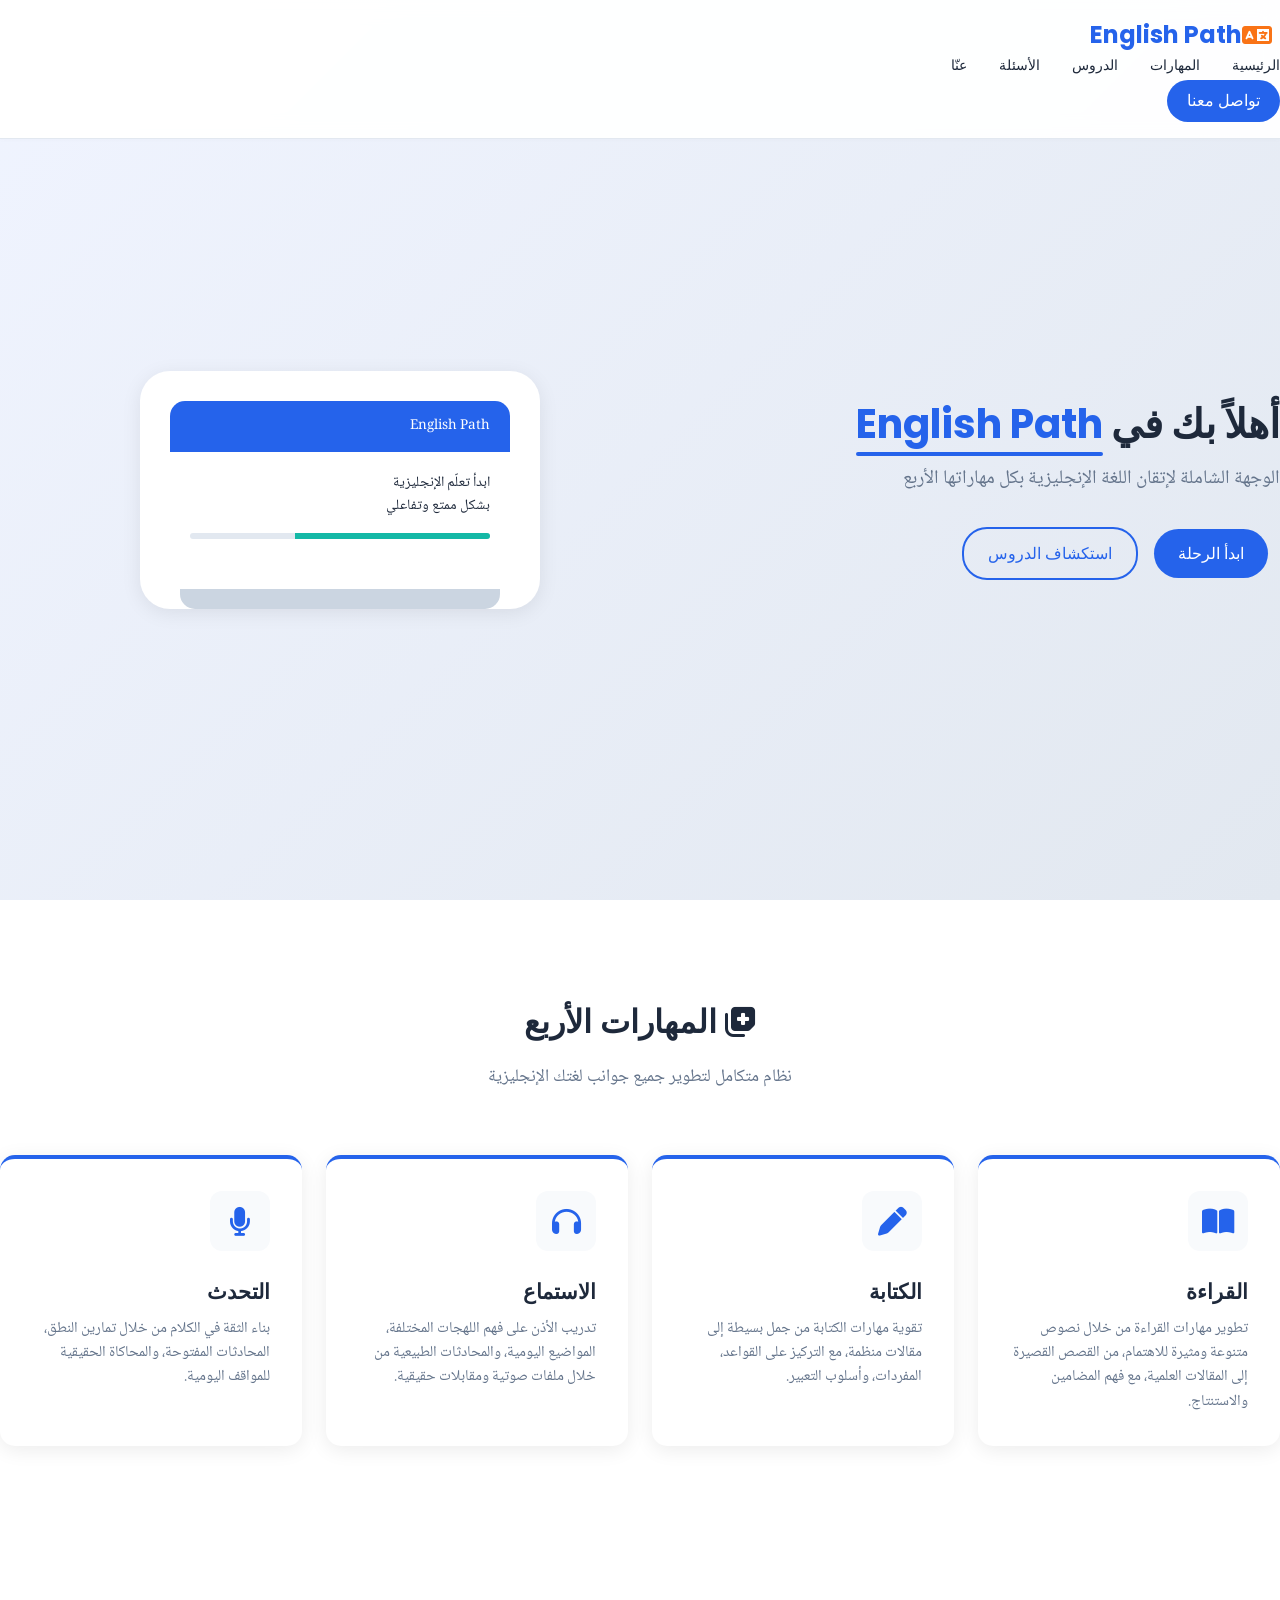
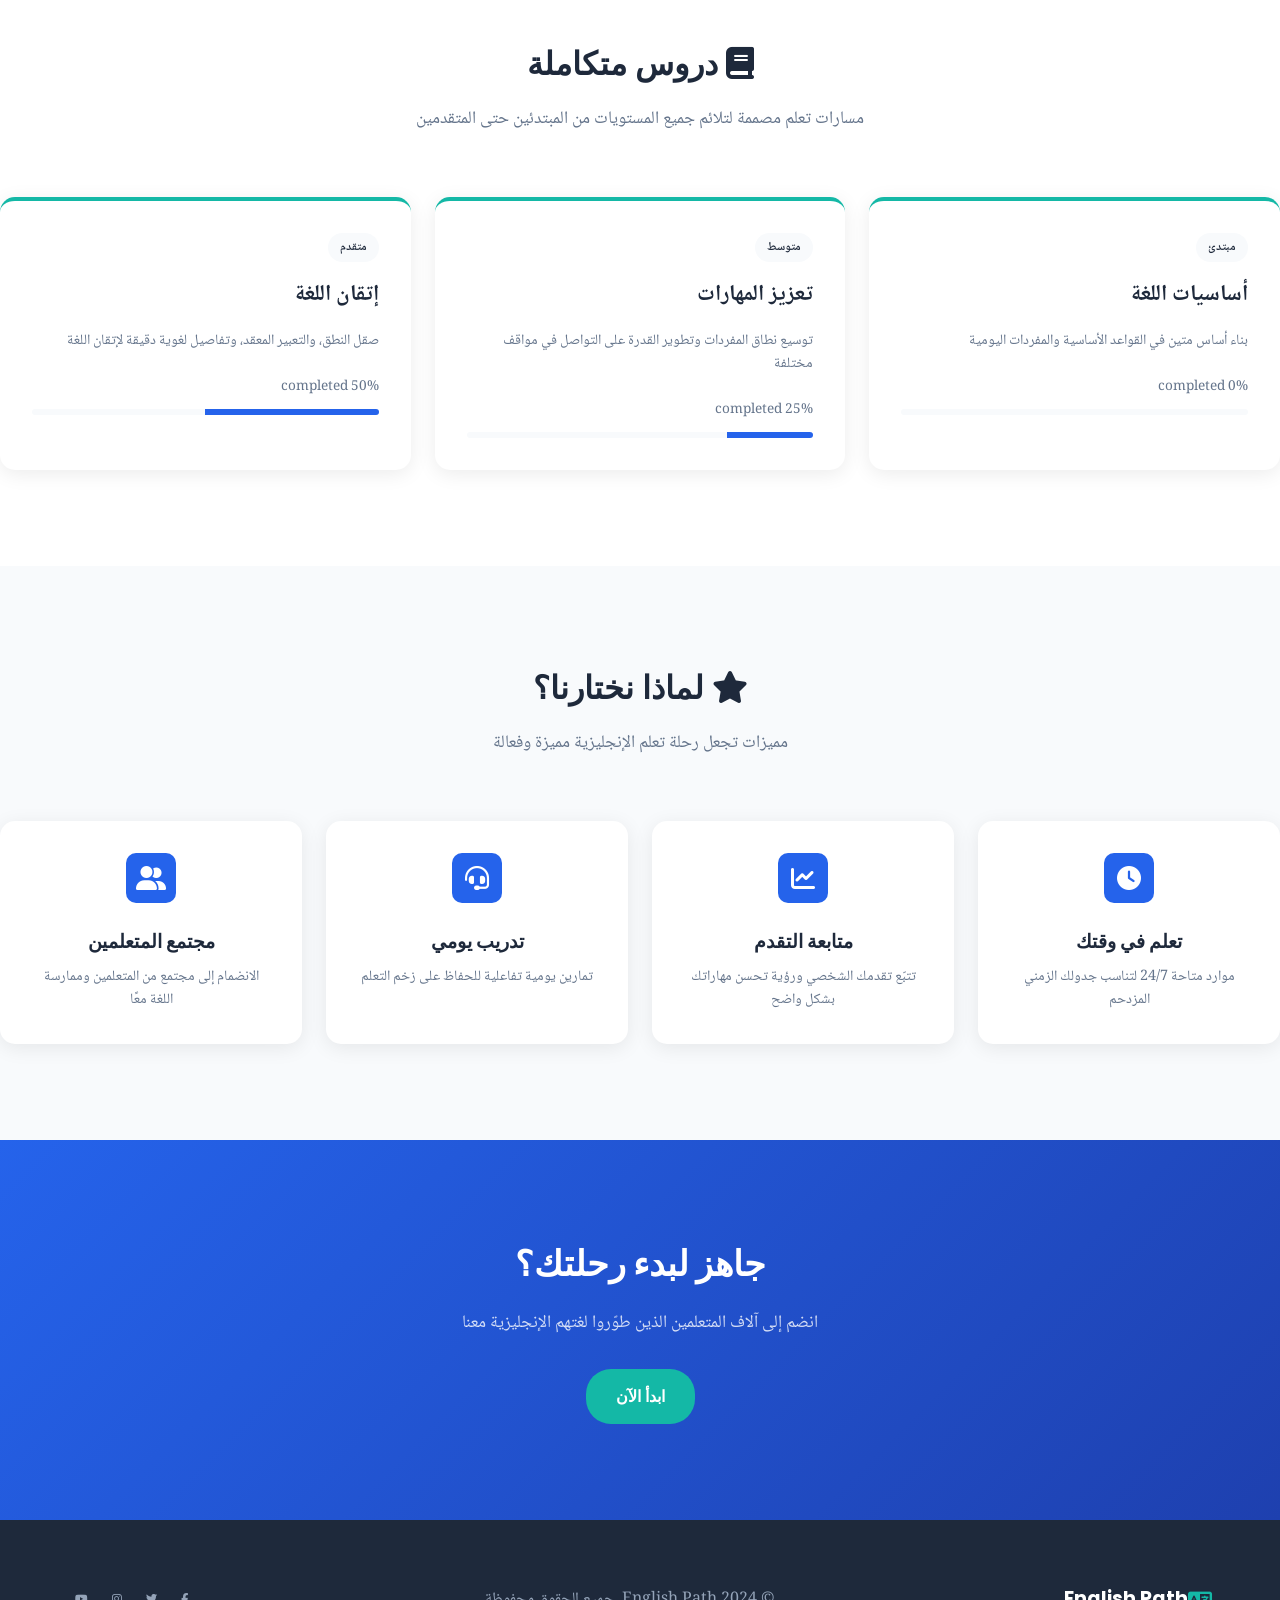
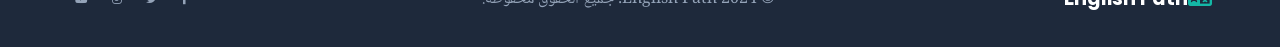
<file: index.html>
<!DOCTYPE html>
<html lang="ar" dir="rtl">
<head>
  <meta charset="UTF-8">
  <meta name="viewport" content="width=device-width, initial-scale=1.0">
  <title>تعلم اللغة الإنجليزية - رحلة إتقان اللغات</title>
  <link href="https://fonts.googleapis.com/css2?family=Poppins:wght@300;400;500;600;700&family=Noto+Naskh+Arabic:wght@400;700&display=swap" rel="stylesheet">
  <link rel="stylesheet" href="style.css">
  <link rel="stylesheet" href="https://cdnjs.cloudflare.com/ajax/libs/font-awesome/6.4.0/css/all.min.css">
  <!-- PWA / installable app (added 2026-10-17) -->
  <link rel="manifest" href="manifest.json">
  <meta name="theme-color" content="#2563eb">
  <link rel="icon" type="image/png" sizes="32x32" href="icons/favicon-32.png">
  <link rel="apple-touch-icon" href="icons/apple-touch-icon.png">
  <meta name="mobile-web-app-capable" content="yes">
  <meta name="apple-mobile-web-app-capable" content="yes">
  <meta name="apple-mobile-web-app-title" content="English Path">
  <meta name="apple-mobile-web-app-status-bar-style" content="black-translucent">
</head>
<body>
  <!-- Navigation -->
  <nav class="navbar">
    <div class="logo">
      <i class="fas fa-language"></i>
      <span>English Path</span>
    </div>
    <ul class="nav-links">
      <li><a href="#home">الرئيسية</a></li>
      <li><a href="#skills">المهارات</a></li>
      <li><a href="#lessons">الدروس</a></li>
      <li><a href="questions.html">الأسئلة</a></li>
      <li><a href="#about">عنّا</a></li>
    </ul>
    <div class="btn-contact">تواصل معنا</div>
  </nav>

  <!-- Hero Section -->
  <header class="hero" id="home">
    <div class="hero-content">
      <h1>أهلاً بك في <span class="highlight">English Path</span></h1>
      <p>الوجهة الشاملة لإتقان اللغة الإنجليزية بكل مهاراتها الأربع</p>
      <div class="hero-buttons">
        <a href="#skills" class="btn-start">ابدأ الرحلة</a>
        <a href="#lessons" class="btn-explore">استكشاف الدروس</a>
      </div>
    </div>
    <div class="hero-image">
      <div class="mockup-phone">
        <div class="screen">
          <div class="app-container">
            <div class="app-header">
              <span>English Path</span>
            </div>
            <div class="app-body">
              <p>ابدأ تعلّم الإنجليزية<br>بشكل ممتع وتفاعلي</p>
              <div class="progress-bar">
                <div class="progress" style="width: 65%"></div>
              </div>
            </div>
          </div>
        </div>
        <div class="phone-base"></div>
      </div>
    </div>
  </header>

  <!-- Skills Section -->
  <section class="skills" id="skills">
    <div class="section-header">
      <h2><i class="fas fa-notes-medical"></i> المهارات الأربع</h2>
      <p>نظام متكامل لتطوير جميع جوانب لغتك الإنجليزية</p>
    </div>
    <div class="skills-grid">
      <div class="skill-card reading">
        <div class="skill-icon">
          <i class="fas fa-book-open"></i>
        </div>
        <h3>القراءة</h3>
        <p>تطوير مهارات القراءة من خلال نصوص متنوعة ومثيرة للاهتمام، من القصص القصيرة إلى المقالات العلمية، مع فهم المضامين والاستنتاج.</p>
      </div>
      <div class="skill-card writing">
        <div class="skill-icon">
          <i class="fas fa-pen"></i>
        </div>
        <h3>الكتابة</h3>
        <p>تقوية مهارات الكتابة من جمل بسيطة إلى مقالات منظمة، مع التركيز على القواعد، المفردات، وأسلوب التعبير.</p>
      </div>
      <div class="skill-card listening">
        <div class="skill-icon">
          <i class="fas fa-headphones"></i>
        </div>
        <h3>الاستماع</h3>
        <p>تدريب الأذن على فهم اللهجات المختلفة، المواضيع اليومية، والمحادثات الطبيعية من خلال ملفات صوتية ومقابلات حقيقية.</p>
      </div>
      <div class="skill-card speaking">
        <div class="skill-icon">
          <i class="fas fa-microphone"></i>
        </div>
        <h3>التحدث</h3>
        <p>بناء الثقة في الكلام من خلال تمارين النطق، المحادثات المفتوحة، والمحاكاة الحقيقية للمواقف اليومية.</p>
      </div>
    </div>
  </section>

  <!-- Integrated Lessons Section -->
  <section class="lessons" id="lessons">
    <div class="section-header">
      <h2><i class="fas fa-book"></i> دروس متكاملة</h2>
      <p>مسارات تعلم مصممة لتلائم جميع المستويات من المبتدئين حتى المتقدمين</p>
    </div>
    <div class="lessons-container">
      <div class="lesson-card basic">
        <div class="lesson-badge">مبتدئ</div>
        <h3>أساسيات اللغة</h3>
        <p>بناء أساس متين في القواعد الأساسية والمفردات اليومية</p>
        <div class="lesson-progress">
          <span>0% completed</span>
          <div class="progress-bar">
            <div class="progress" style="width: 0%"></div>
          </div>
        </div>
      </div>
      <div class="lesson-card intermediate">
        <div class="lesson-badge">متوسط</div>
        <h3>تعزيز المهارات</h3>
        <p>توسيع نطاق المفردات وتطوير القدرة على التواصل في مواقف مختلفة</p>
        <div class="lesson-progress">
          <span>25% completed</span>
          <div class="progress-bar">
            <div class="progress" style="width: 25%"></div>
          </div>
        </div>
      </div>
      <div class="lesson-card advanced">
        <div class="lesson-badge">متقدم</div>
        <h3>إتقان اللغة</h3>
        <p>صقل النطق، والتعبير المعقد، وتفاصيل لغوية دقيقة لإتقان اللغة</p>
        <div class="lesson-progress">
          <span>50% completed</span>
          <div class="progress-bar">
            <div class="progress" style="width: 50%"></div>
          </div>
        </div>
      </div>
    </div>
  </section>

  <!-- Features Section -->
  <section class="features">
    <div class="section-header">
      <h2><i class="fas fa-star"></i> لماذا نختارنا؟</h2>
      <p>مميزات تجعل رحلة تعلم الإنجليزية مميزة وفعالة</p>
    </div>
    <div class="features-grid">
      <div class="feature-card">
        <div class="feature-icon">
          <i class="fas fa-clock"></i>
        </div>
        <h3>تعلم في وقتك</h3>
        <p>موارد متاحة 24/7 لتناسب جدولك الزمني المزدحم</p>
      </div>
      <div class="feature-card">
        <div class="feature-icon">
          <i class="fas fa-chart-line"></i>
        </div>
        <h3>متابعة التقدم</h3>
        <p>تتبّع تقدمك الشخصي ورؤية تحسن مهاراتك بشكل واضح</p>
      </div>
      <div class="feature-card">
        <div class="feature-icon">
          <i class="fas fa-headset"></i>
        </div>
        <h3>تدريب يومي</h3>
        <p>تمارين يومية تفاعلية للحفاظ على زخم التعلم</p>
      </div>
      <div class="feature-card">
        <div class="feature-icon">
          <i class="fas fa-user-friends"></i>
        </div>
        <h3>مجتمع المتعلمين</h3>
        <p>الانضمام إلى مجتمع من المتعلمين وممارسة اللغة معًا</p>
      </div>
    </div>
  </section>

  <!-- CTA Section -->
  <section class="cta">
    <div class="cta-content">
      <h2>جاهز لبدء رحلتك؟</h2>
      <p>انضم إلى آلاف المتعلمين الذين طوّروا لغتهم الإنجليزية معنا</p>
      <a href="#lessons" class="btn-cta">ابدأ الآن</a>
    </div>
  </section>

  <!-- Footer -->
  <footer>
    <div class="footer-content">
      <div class="footer-logo">
        <i class="fas fa-language"></i>
        <span>English Path</span>
      </div>
      <p>&copy; 2024 English Path. جميع الحقوق محفوظة.</p>
      <div class="footer-links">
        <a href="#"><i class="fab fa-facebook-f"></i></a>
        <a href="#"><i class="fab fa-twitter"></i></a>
        <a href="#"><i class="fab fa-instagram"></i></a>
        <a href="#"><i class="fab fa-youtube"></i></a>
      </div>
    </div>
  </footer>

  <script src="script.js"></script>
  <script src="pwa.js" defer></script>
</body>
</html>
</file>
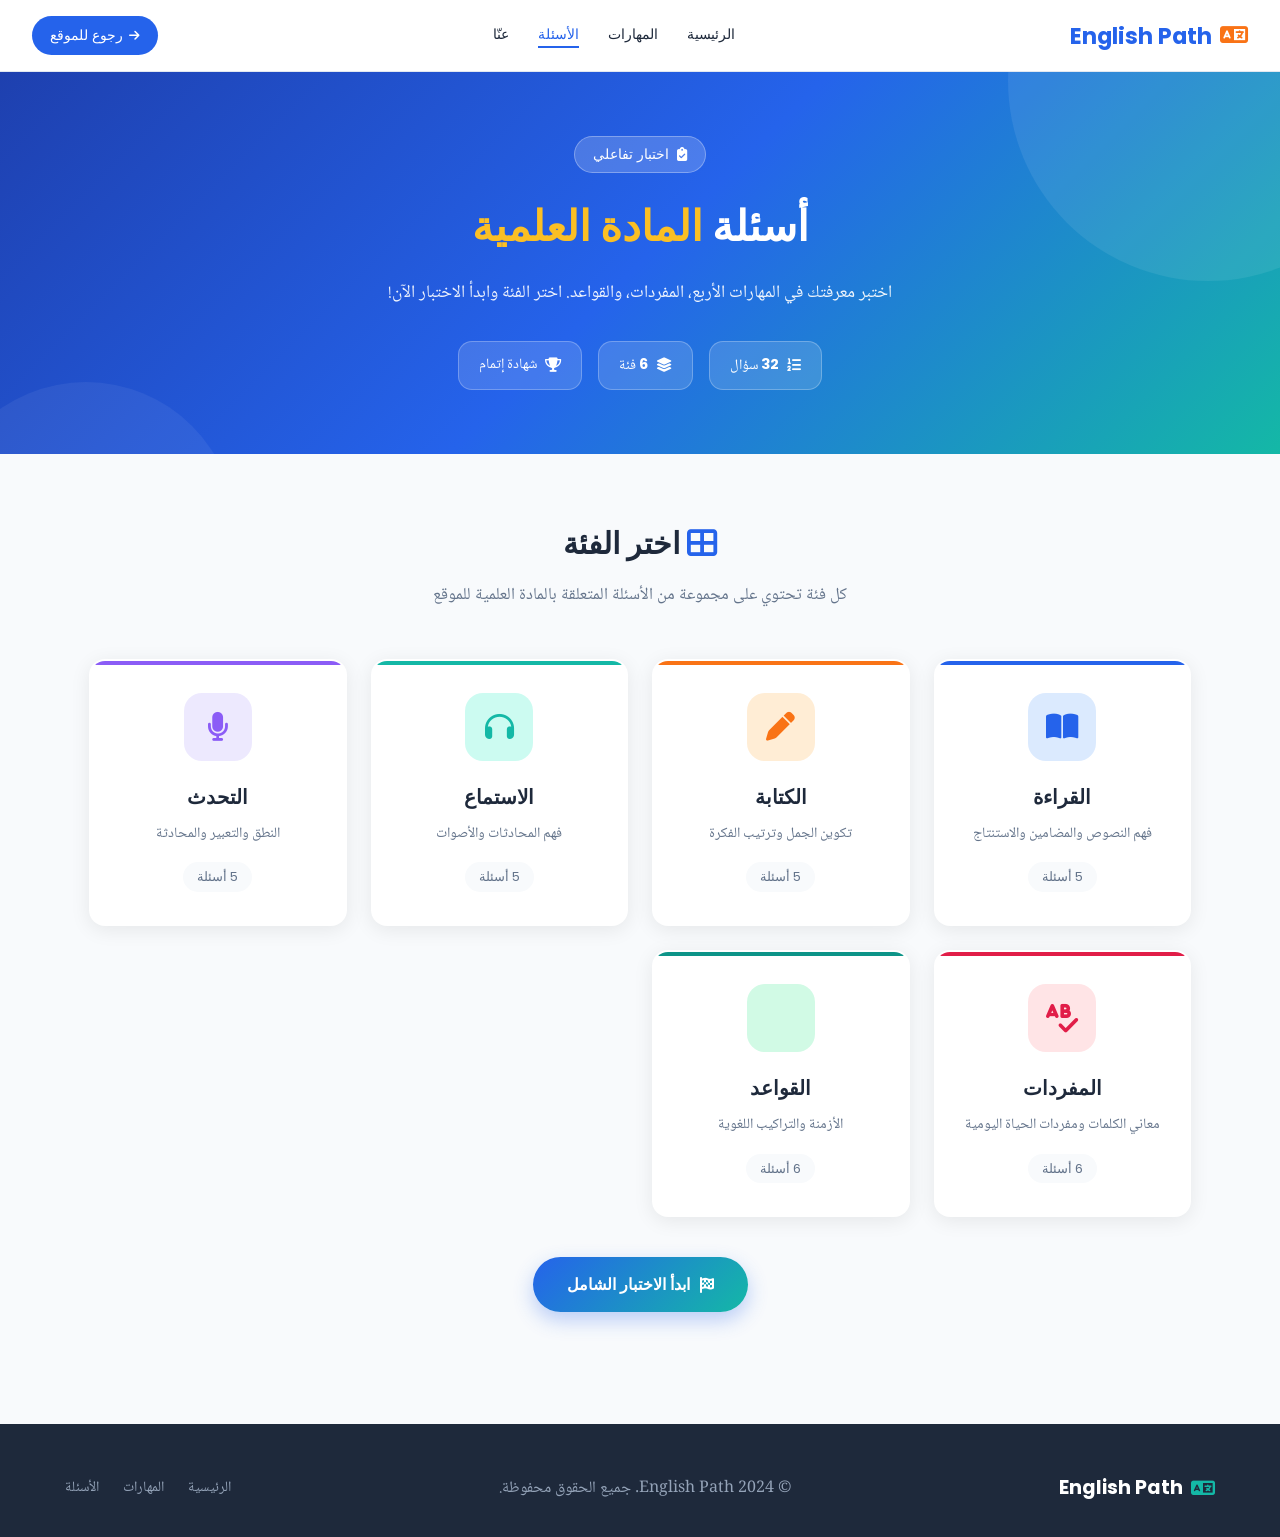
<file: questions.html>
<!DOCTYPE html>
<html lang="ar" dir="rtl">
<head>
  <meta charset="UTF-8">
  <meta name="viewport" content="width=device-width, initial-scale=1.0">
  <title>أسئلة المادة العلمية - English Path</title>
  <link href="https://fonts.googleapis.com/css2?family=Poppins:wght@300;400;500;600;700&family=Noto+Naskh+Arabic:wght@400;700&display=swap" rel="stylesheet">
  <link rel="stylesheet" href="https://cdnjs.cloudflare.com/ajax/libs/font-awesome/6.4.0/css/all.min.css">
  <link rel="stylesheet" href="questions.css">
  <!-- PWA / installable app (added 2026-10-17) -->
  <link rel="manifest" href="manifest.json">
  <meta name="theme-color" content="#2563eb">
  <link rel="icon" type="image/png" sizes="32x32" href="icons/favicon-32.png">
  <link rel="apple-touch-icon" href="icons/apple-touch-icon.png">
  <meta name="mobile-web-app-capable" content="yes">
  <meta name="apple-mobile-web-app-capable" content="yes">
  <meta name="apple-mobile-web-app-title" content="English Path">
  <meta name="apple-mobile-web-app-status-bar-style" content="black-translucent">
</head>
<body>
  <!-- Navigation -->
  <nav class="navbar">
    <div class="logo">
      <i class="fas fa-language"></i>
      <span>English Path</span>
    </div>
    <ul class="nav-links">
      <li><a href="index.html">الرئيسية</a></li>
      <li><a href="index.html#skills">المهارات</a></li>
      <li><a href="questions.html" class="active">الأسئلة</a></li>
      <li><a href="index.html#about">عنّا</a></li>
    </ul>
    <a href="index.html" class="btn-back"><i class="fas fa-arrow-right"></i> رجوع للموقع</a>
  </nav>

  <!-- Page Header -->
  <header class="quiz-hero">
    <div class="quiz-hero-content">
      <span class="hero-badge"><i class="fas fa-clipboard-check"></i> اختبار تفاعلي</span>
      <h1>أسئلة <span class="highlight">المادة العلمية</span></h1>
      <p>اختبر معرفتك في المهارات الأربع، المفردات، والقواعد. اختر الفئة وابدأ الاختبار الآن!</p>
      <div class="hero-stats">
        <div class="stat">
          <i class="fas fa-list-ol"></i>
          <span><strong id="totalQuestionsHeader">0</strong> سؤال</span>
        </div>
        <div class="stat">
          <i class="fas fa-layer-group"></i>
          <span><strong id="totalCategoriesHeader">0</strong> فئة</span>
        </div>
        <div class="stat">
          <i class="fas fa-trophy"></i>
          <span>شهادة إتمام</span>
        </div>
      </div>
    </div>
  </header>

  <!-- Category Selection -->
  <section class="category-section" id="categorySection">
    <div class="section-header">
      <h2><i class="fas fa-th-large"></i> اختر الفئة</h2>
      <p>كل فئة تحتوي على مجموعة من الأسئلة المتعلقة بالمادة العلمية للموقع</p>
    </div>
    <div class="categories-grid" id="categoriesGrid">
      <!-- Categories will be generated by JavaScript -->
    </div>
    <div class="category-actions">
      <button class="btn-all" id="startAllBtn">
        <i class="fas fa-flag-checkered"></i> ابدأ الاختبار الشامل
      </button>
    </div>
  </section>

  <!-- Quiz Section -->
  <section class="quiz-section" id="quizSection" style="display: none;">
    <div class="quiz-container">
      <!-- Quiz Header -->
      <div class="quiz-header">
        <div class="quiz-info">
          <span class="category-tag" id="currentCategory"><i class="fas fa-book"></i> القراءة</span>
          <span class="question-counter">السؤال <strong id="currentQuestionNum">1</strong> من <strong id="totalQuestionsNum">1</strong></span>
        </div>
        <div class="quiz-progress-wrap">
          <div class="quiz-progress">
            <div class="quiz-progress-bar" id="quizProgressBar"></div>
          </div>
          <span class="score-live"><i class="fas fa-star"></i> <span id="liveScore">0</span></span>
        </div>
      </div>

      <!-- Question Card -->
      <div class="question-card">
        <h3 class="question-text" id="questionText"></h3>
        <div class="answers" id="answersContainer"></div>
      </div>

      <!-- Navigation Buttons -->
      <div class="quiz-nav">
        <button class="btn-prev" id="prevBtn" disabled><i class="fas fa-chevron-right"></i> السابق</button>
        <button class="btn-next" id="nextBtn">التالي <i class="fas fa-chevron-left"></i></button>
      </div>
    </div>
  </section>

  <!-- Results Section -->
  <section class="results-section" id="resultsSection" style="display: none;">
    <div class="results-card">
      <div class="results-icon" id="resultsIcon">
        <i class="fas fa-trophy"></i>
      </div>
      <h2 id="resultsTitle">أحسنت!</h2>
      <p id="resultsMessage"></p>
      <div class="results-score">
        <div class="score-circle">
          <span id="resultsPercent">0</span><small>%</small>
        </div>
        <div class="score-details">
          <p><i class="fas fa-check-circle"></i> إجابات صحيحة: <strong id="correctCount">0</strong></p>
          <p><i class="fas fa-times-circle"></i> إجابات خاطئة: <strong id="wrongCount">0</strong></p>
          <p><i class="fas fa-list"></i> المجموع: <strong id="totalCount">0</strong></p>
        </div>
      </div>
      <div class="results-actions">
        <button class="btn-retry" id="retryBtn"><i class="fas fa-redo"></i> إعادة المحاولة</button>
        <button class="btn-home" id="homeBtn"><i class="fas fa-home"></i> كل الفئات</button>
      </div>
    </div>
  </section>

  <!-- Review Section -->
  <section class="review-section" id="reviewSection" style="display: none;">
    <div class="section-header">
      <h2><i class="fas fa-search"></i> مراجعة الإجابات</h2>
      <p>راجع إجاباتك وتعلّم من الأخطاء</p>
    </div>
    <div class="review-list" id="reviewList"></div>
  </section>

  <!-- Footer -->
  <footer>
    <div class="footer-content">
      <div class="footer-logo">
        <i class="fas fa-language"></i>
        <span>English Path</span>
      </div>
      <p>&copy; 2024 English Path. جميع الحقوق محفوظة.</p>
      <div class="footer-links">
        <a href="index.html">الرئيسية</a>
        <a href="index.html#skills">المهارات</a>
        <a href="questions.html">الأسئلة</a>
      </div>
    </div>
  </footer>

  <script src="questions.js"></script>
  <script src="pwa.js" defer></script>
</body>
</html>
</file>
<file: style.css>
:root {
  --primary-color: #2563eb;
  --primary-dark: #1e40af;
  --secondary-color: #14b8a6;
  --accent-color: #f97316;
  --text-color: #1e293b;
  --text-light: #64748b;
  --bg-light: #f8fafc;
  --white: #ffffff;
  --card-bg: #ffffff;
  --shadow: 0 4px 20px rgba(0, 0, 0, 0.08);
  --transition: 0.3s ease;
}

* {
  margin: 0;
  padding: 0;
  box-sizing: border-box;
}

html {
  scroll-behavior: smooth;
}

body {
  font-family: 'Noto Naskh Arabic', sans-serif;
  direction: rtl;
  color: var(--text-color);
  background-color: var(--bg-light);
  line-height: 1.6;
}

a {
  text-decoration: none;
  color: inherit;
}

ul {
  list-style: none;
}

img {
  max-width: 100%;
  height: auto;
}

.container {
  max-width: 1200px;
  margin: 0 auto;
  padding: 0 20px;
}

/* Navigation */
.navbar {
  position: fixed;
  top: 0;
  width: 100%;
  background: rgba(255, 255, 255, 0.95);
  backdrop-filter: blur(10px);
  z-index: 1000;
  padding: 1rem 0;
  border-bottom: 1px solid #e2e8f0;
}

.navbar .container {
  display: flex;
  justify-content: space-between;
  align-items: center;
}

.logo {
  display: flex;
  align-items: center;
  font-family: 'Poppins', sans-serif;
  font-size: 1.5rem;
  font-weight: 700;
  color: var(--primary-color);
}

.logo i {
  margin-right: 8px;
  color: var(--accent-color);
}

.nav-links {
  display: flex;
  gap: 2rem;
}

.nav-links a {
  font-family: 'Poppins', sans-serif;
  font-size: 0.9rem;
  font-weight: 500;
  color: var(--text-color);
  transition: var(--transition);
  position: relative;
}

.nav-links a::after {
  content: '';
  position: absolute;
  bottom: -4px;
  left: 0;
  width: 0;
  height: 2px;
  background: var(--primary-color);
  transition: var(--transition);
}

.nav-links a:hover::after {
  width: 100%;
}

.btn-contact {
  display: inline-block;
  padding: 8px 20px;
  background: var(--primary-color);
  color: var(--white);
  border-radius: 25px;
  font-family: 'Poppins', sans-serif;
  font-weight: 500;
  transition: var(--transition);
}

.btn-contact:hover {
  background: var(--primary-dark);
  transform: translateY(-2px);
}

/* Hero Section */
.hero {
  min-height: 100vh;
  display: flex;
  align-items: center;
  background: linear-gradient(135deg, #f0f4ff 0%, #e2e8f0 100%);
  padding-top: 80px;
}

.hero-content {
  flex: 1;
  max-width: 600px;
}

.hero-content h1 {
  font-family: 'Poppins', sans-serif;
  font-size: 2.5rem;
  font-weight: 700;
  line-height: 1.2;
  margin-bottom: 1rem;
  color: var(--text-color);
}

.hero-content h1 .highlight {
  color: var(--primary-color);
  position: relative;
  padding-bottom: 4px;
}

.hero-content h1 .highlight::after {
  content: '';
  position: absolute;
  bottom: 0;
  left: 0;
  width: 100%;
  height: 4px;
  background: var(--primary-color);
  border-radius: 2px;
}

.hero-content p {
  font-size: 1.2rem;
  color: var(--text-light);
  margin-bottom: 2rem;
}

.hero-buttons .btn-start,
.hero-buttons .btn-explore {
  display: inline-block;
  padding: 12px 24px;
  margin-right: 12px;
  border-radius: 25px;
  font-family: 'Poppins', sans-serif;
  font-weight: 500;
  transition: var(--transition);
}

.hero-buttons .btn-start {
  background: var(--primary-color);
  color: var(--white);
}

.hero-buttons .btn-start:hover {
  background: var(--primary-dark);
  transform: translateY(-2px);
  box-shadow: 0 4px 12px rgba(37, 99, 235, 0.3);
}

.hero-buttons .btn-explore {
  background: transparent;
  border: 2px solid var(--primary-color);
  color: var(--primary-color);
}

.hero-buttons .btn-explore:hover {
  background: var(--primary-color);
  color: var(--white);
}

/* Hero Image / Phone Mockup */
.hero-image {
  flex: 1;
  display: flex;
  justify-content: center;
  align-items: center;
}

.mockup-phone {
  background: var(--white);
  border-radius: 30px;
  box-shadow: var(--shadow);
  overflow: hidden;
  max-width: 400px;
  width: 100%;
  animation: float 3s ease-in-out infinite;
}

@keyframes float {
  0%, 100% { transform: translateY(0); }
  50% { transform: translateY(-20px); }
}

.screen {
  padding: 30px;
}

.app-header {
  background: var(--primary-color);
  color: var(--white);
  padding: 15px 20px;
  border-radius: 15px 15px 0 0;
  font-size: 0.85rem;
  display: flex;
  justify-content: space-between;
  align-items: center;
}

.app-body {
  padding: 20px;
}

.app-body p {
  margin-bottom: 15px;
  font-size: 0.9rem;
}

.progress-bar {
  height: 6px;
  background: #e2e8f0;
  border-radius: 3px;
  overflow: hidden;
  margin-top: 10px;
}

.progress-bar .progress {
  height: 100%;
  background: var(--secondary-color);
  width: 0;
  transition: width 0.5s ease;
}

.phone-base {
  background: #cbd5e1;
  height: 20px;
  width: 80%;
  margin: 0 auto;
  border-radius: 0 0 15px 15px;
}

/* Skills Section */
.skills {
  padding: 6rem 0;
  background: var(--white);
}

.section-header {
  text-align: center;
  margin-bottom: 4rem;
}

.section-header h2 {
  font-family: 'Poppins', sans-serif;
  font-size: 2rem;
  font-weight: 600;
  margin-bottom: 1rem;
  color: var(--text-color);
}

.section-header p {
  color: var(--text-light);
  font-size: 1.1rem;
  max-width: 600px;
  margin: 0 auto;
}

.skills-grid {
  display: grid;
  grid-template-columns: repeat(auto-fit, minmax(250px, 1fr));
  gap: 1.5rem;
}

.skill-card {
  background: var(--card-bg);
  padding: 2rem;
  border-radius: 15px;
  box-shadow: var(--shadow);
  transition: var(--transition);
  border-top: 4px solid var(--primary-color);
}

.skill-card:hover {
  transform: translateY(-10px);
  box-shadow: 0 12px 30px rgba(0, 0, 0, 0.1);
}

.skill-icon {
  width: 60px;
  height: 60px;
  background: var(--bg-light);
  border-radius: 12px;
  display: flex;
  justify-content: center;
  align-items: center;
  margin-bottom: 1.5rem;
  font-size: 1.8rem;
  color: var(--primary-color);
}

.skill-card h3 {
  font-family: 'Poppins', sans-serif;
  font-size: 1.3rem;
  margin-bottom: 0.5rem;
  color: var(--text-color);
}

.skill-card p {
  color: var(--text-light);
  font-size: 0.95rem;
}

/* Lessons Section */
.lessons {
  padding: 6rem 0;
  background-color: var(--white);
}

.lessons-container {
  display: grid;
  grid-template-columns: repeat(auto-fit, minmax(300px, 1fr));
  gap: 1.5rem;
  margin-top: 3rem;
}

.lesson-card {
  background: var(--card-bg);
  padding: 2rem;
  border-radius: 15px;
  box-shadow: var(--shadow);
  transition: var(--transition);
  border-top: 4px solid var(--secondary-color);
}

.lesson-card:hover {
  transform: translateY(-5px);
  box-shadow: 0 8px 20px rgba(0, 0, 0, 0.08);
}

.lesson-badge {
  display: inline-block;
  padding: 5px 12px;
  background: var(--bg-light);
  color: var(--text-color);
  border-radius: 20px;
  font-size: 0.75rem;
  font-weight: 600;
  margin-bottom: 1rem;
  text-transform: uppercase;
}

.lesson-card h3 {
  font-size: 1.4rem;
  margin-bottom: 1rem;
  color: var(--text-color);
}

.lesson-card p {
  color: var(--text-light);
  font-size: 0.9rem;
  margin-bottom: 1.5rem;
}

.lesson-progress {
  margin-top: 1rem;
}

.lesson-progress span {
  display: block;
  margin-bottom: 0.5rem;
  font-size: 0.85rem;
  color: var(--text-light);
}

.lesson-progress .progress-bar {
  height: 6px;
  background: var(--bg-light);
  border-radius: 3px;
  overflow: hidden;
}

.lesson-progress .progress {
  height: 100%;
  background: var(--primary-color);
  width: 0;
  transition: width 0.5s ease;
}

/* Features Section */
.features {
  padding: 6rem 0;
  background: var(--bg-light);
}

.features-grid {
  display: grid;
  grid-template-columns: repeat(auto-fit, minmax(250px, 1fr));
  gap: 1.5rem;
  margin-top: 3rem;
}

.feature-card {
  background: var(--white);
  padding: 2rem;
  border-radius: 15px;
  text-align: center;
  box-shadow: var(--shadow);
  transition: var(--transition);
}

.feature-card:hover {
  transform: translateY(-5px);
  box-shadow: 0 12px 25px rgba(0, 0, 0, 0.08);
}

.feature-icon {
  width: 50px;
  height: 50px;
  background: var(--primary-color);
  border-radius: 10px;
  display: flex;
  justify-content: center;
  align-items: center;
  margin: 0 auto 1.5rem;
  color: var(--white);
  font-size: 1.5rem;
}

.feature-card h3 {
  font-family: 'Poppins', sans-serif;
  font-size: 1.2rem;
  margin-bottom: 0.5rem;
  color: var(--text-color);
}

.feature-card p {
  color: var(--text-light);
  font-size: 0.9rem;
}

/* CTA Section */
.cta {
  padding: 6rem 0;
  text-align: center;
  background: linear-gradient(135deg, var(--primary-color), var(--primary-dark));
}

.cta-content h2 {
  font-family: 'Poppins', sans-serif;
  font-size: 2.2rem;
  color: var(--white);
  margin-bottom: 1rem;
}

.cta-content p {
  font-size: 1.1rem;
  color: rgba(255, 255, 255, 0.8);
  margin-bottom: 2rem;
}

.btn-cta {
  display: inline-block;
  padding: 15px 30px;
  background: var(--secondary-color);
  color: var(--white);
  border-radius: 25px;
  font-family: 'Poppins', sans-serif;
  font-weight: 600;
  font-size: 1rem;
  transition: var(--transition);
}

.btn-cta:hover {
  background: #0d9488;
  transform: translateY(-2px);
  box-shadow: 0 8px 16px rgba(20, 184, 166, 0.3);
}

/* Footer */
footer {
  background: var(--text-color);
  color: #94a3b8;
  padding: 4rem 0 2rem;
}

.footer-content {
  max-width: 1200px;
  margin: 0 auto;
  padding: 0 20px;
  display: flex;
  justify-content: space-between;
  align-items: center;
}

.footer-logo {
  display: flex;
  align-items: center;
  font-family: 'Poppins', sans-serif;
  font-size: 1.2rem;
  font-weight: 700;
  color: var(--white);
}

.footer-logo i {
  margin-right: 8px;
  color: var(--secondary-color);
}

.footer-links a {
  color: #94a3b8;
  font-size: 0.85rem;
  margin-left: 15px;
  transition: var(--transition);
}

.footer-links a:hover {
  color: var(--secondary-color);
}

.footer-links i {
  margin-right: 5px;
  font-size: 0.7rem;
}

/* Responsive */
@media (max-width: 768px) {
  .navbar .container {
    flex-direction: column;
    gap: 1rem;
  }
  
  .nav-links {
    margin-top: 10px;
    justify-content: center;
    gap: 1.5rem;
  }
  
  .hero {
    min-height: 600px;
    padding-top: 150px;
  }
  
  .hero-content h1 {
    font-size: 2rem;
  }
  
  .hero-buttons {
    flex-direction: column;
    align-items: center;
  }
  
  .hero-buttons .btn-start,
  .hero-buttons .btn-explore {
    margin: 8px 0;
    width: 100%;
    max-width: 200px;
  }
  
  .skills-grid,
  .lessons-container,
  .features-grid {
    grid-template-columns: 1fr;
  }
  
  .footer-content {
    flex-direction: column;
    gap: 2rem;
    text-align: center;
  }
}
</file>
<file: questions.css>
:root {
  --primary-color: #2563eb;
  --primary-dark: #1e40af;
  --primary-light: #dbeafe;
  --secondary-color: #14b8a6;
  --accent-color: #f97316;
  --text-color: #1e293b;
  --text-light: #64748b;
  --bg-light: #f8fafc;
  --white: #ffffff;
  --card-bg: #ffffff;
  --success: #16a34a;
  --danger: #dc2626;
  --shadow: 0 4px 20px rgba(0, 0, 0, 0.08);
  --shadow-lg: 0 12px 30px rgba(0, 0, 0, 0.12);
  --transition: 0.3s ease;
  --radius: 16px;
}

* {
  margin: 0;
  padding: 0;
  box-sizing: border-box;
}

html {
  scroll-behavior: smooth;
}

body {
  font-family: 'Noto Naskh Arabic', sans-serif;
  direction: rtl;
  color: var(--text-color);
  background-color: var(--bg-light);
  line-height: 1.7;
}

a {
  text-decoration: none;
  color: inherit;
}

ul {
  list-style: none;
}

/* Navigation */
.navbar {
  position: sticky;
  top: 0;
  width: 100%;
  background: rgba(255, 255, 255, 0.95);
  backdrop-filter: blur(10px);
  z-index: 1000;
  padding: 1rem 2rem;
  display: flex;
  justify-content: space-between;
  align-items: center;
  border-bottom: 1px solid #e2e8f0;
  gap: 1rem;
  flex-wrap: wrap;
}

.logo {
  display: flex;
  align-items: center;
  font-family: 'Poppins', sans-serif;
  font-size: 1.4rem;
  font-weight: 700;
  color: var(--primary-color);
}

.logo i {
  margin-left: 8px;
  color: var(--accent-color);
}

.nav-links {
  display: flex;
  gap: 1.8rem;
}

.nav-links a {
  font-family: 'Poppins', sans-serif;
  font-size: 0.9rem;
  font-weight: 500;
  color: var(--text-color);
  transition: var(--transition);
  position: relative;
  padding-bottom: 4px;
}

.nav-links a::after {
  content: '';
  position: absolute;
  bottom: 0;
  right: 0;
  width: 0;
  height: 2px;
  background: var(--primary-color);
  transition: var(--transition);
}

.nav-links a:hover::after,
.nav-links a.active::after {
  width: 100%;
}

.nav-links a.active {
  color: var(--primary-color);
}

.btn-back {
  display: inline-flex;
  align-items: center;
  gap: 6px;
  padding: 8px 18px;
  background: var(--primary-color);
  color: var(--white);
  border-radius: 25px;
  font-family: 'Poppins', sans-serif;
  font-size: 0.85rem;
  font-weight: 500;
  transition: var(--transition);
}

.btn-back:hover {
  background: var(--primary-dark);
  transform: translateY(-2px);
}

.btn-back i {
  font-size: 0.75rem;
}

/* Quiz Hero */
.quiz-hero {
  background: linear-gradient(135deg, #1e40af 0%, #2563eb 50%, #14b8a6 100%);
  color: var(--white);
  padding: 4rem 2rem;
  text-align: center;
  position: relative;
  overflow: hidden;
}

.quiz-hero::before {
  content: '';
  position: absolute;
  top: -50%;
  right: -10%;
  width: 400px;
  height: 400px;
  background: rgba(255, 255, 255, 0.08);
  border-radius: 50%;
}

.quiz-hero::after {
  content: '';
  position: absolute;
  bottom: -60%;
  left: -5%;
  width: 300px;
  height: 300px;
  background: rgba(255, 255, 255, 0.06);
  border-radius: 50%;
}

.quiz-hero-content {
  position: relative;
  z-index: 2;
  max-width: 750px;
  margin: 0 auto;
}

.hero-badge {
  display: inline-flex;
  align-items: center;
  gap: 8px;
  background: rgba(255, 255, 255, 0.18);
  border: 1px solid rgba(255, 255, 255, 0.3);
  padding: 6px 18px;
  border-radius: 30px;
  font-size: 0.85rem;
  margin-bottom: 1.2rem;
  font-family: 'Poppins', sans-serif;
}

.quiz-hero h1 {
  font-family: 'Poppins', sans-serif;
  font-size: 2.6rem;
  font-weight: 700;
  margin-bottom: 1rem;
}

.quiz-hero h1 .highlight {
  color: #fbbf24;
}

.quiz-hero p {
  font-size: 1.1rem;
  opacity: 0.92;
  margin-bottom: 2rem;
}

.hero-stats {
  display: flex;
  justify-content: center;
  gap: 1rem;
  flex-wrap: wrap;
}

.hero-stats .stat {
  display: flex;
  align-items: center;
  gap: 8px;
  background: rgba(255, 255, 255, 0.14);
  border: 1px solid rgba(255, 255, 255, 0.25);
  padding: 10px 20px;
  border-radius: 14px;
  font-size: 0.9rem;
}

.hero-stats .stat strong {
  font-family: 'Poppins', sans-serif;
}

/* Section header */
.section-header {
  text-align: center;
  margin-bottom: 3rem;
}

.section-header h2 {
  font-family: 'Poppins', sans-serif;
  font-size: 1.9rem;
  font-weight: 600;
  margin-bottom: 0.8rem;
  color: var(--text-color);
}

.section-header h2 i {
  color: var(--primary-color);
}

.section-header p {
  color: var(--text-light);
  font-size: 1.05rem;
  max-width: 620px;
  margin: 0 auto;
}

/* Category Section */
.category-section {
  max-width: 1150px;
  margin: 0 auto;
  padding: 4rem 1.5rem;
}

.categories-grid {
  display: grid;
  grid-template-columns: repeat(auto-fit, minmax(240px, 1fr));
  gap: 1.5rem;
}

.category-card {
  background: var(--card-bg);
  border-radius: var(--radius);
  padding: 2rem 1.5rem;
  box-shadow: var(--shadow);
  cursor: pointer;
  transition: var(--transition);
  border: 2px solid transparent;
  position: relative;
  overflow: hidden;
  text-align: center;
}

.category-card::before {
  content: '';
  position: absolute;
  top: 0;
  right: 0;
  left: 0;
  height: 4px;
  background: var(--cat-color, var(--primary-color));
}

.category-card:hover {
  transform: translateY(-8px);
  box-shadow: var(--shadow-lg);
  border-color: var(--cat-color, var(--primary-color));
}

.category-icon {
  width: 68px;
  height: 68px;
  border-radius: 18px;
  display: flex;
  align-items: center;
  justify-content: center;
  font-size: 1.8rem;
  margin: 0 auto 1.2rem;
  background: var(--cat-bg, var(--primary-light));
  color: var(--cat-color, var(--primary-color));
  transition: var(--transition);
}

.category-card:hover .category-icon {
  transform: scale(1.1) rotate(-5deg);
}

.category-card h3 {
  font-family: 'Poppins', sans-serif;
  font-size: 1.25rem;
  margin-bottom: 0.5rem;
}

.category-card p {
  color: var(--text-light);
  font-size: 0.9rem;
  margin-bottom: 1rem;
}

.category-count {
  display: inline-block;
  background: var(--bg-light);
  color: var(--text-light);
  padding: 4px 14px;
  border-radius: 20px;
  font-size: 0.8rem;
  font-family: 'Poppins', sans-serif;
}

.category-actions {
  text-align: center;
  margin-top: 2.5rem;
}

.btn-all {
  display: inline-flex;
  align-items: center;
  gap: 10px;
  padding: 15px 34px;
  background: linear-gradient(135deg, var(--primary-color), var(--secondary-color));
  color: var(--white);
  border: none;
  border-radius: 30px;
  font-family: 'Poppins', sans-serif;
  font-size: 1rem;
  font-weight: 600;
  cursor: pointer;
  transition: var(--transition);
  box-shadow: 0 8px 20px rgba(37, 99, 235, 0.3);
}

.btn-all:hover {
  transform: translateY(-3px);
  box-shadow: 0 12px 28px rgba(37, 99, 235, 0.4);
}

/* Quiz Section */
.quiz-section {
  max-width: 820px;
  margin: 0 auto;
  padding: 3rem 1.5rem;
}

.quiz-container {
  background: var(--card-bg);
  border-radius: var(--radius);
  box-shadow: var(--shadow-lg);
  padding: 2rem;
}

.quiz-header {
  margin-bottom: 2rem;
}

.quiz-info {
  display: flex;
  justify-content: space-between;
  align-items: center;
  flex-wrap: wrap;
  gap: 0.8rem;
  margin-bottom: 1rem;
}

.category-tag {
  display: inline-flex;
  align-items: center;
  gap: 8px;
  background: var(--primary-light);
  color: var(--primary-color);
  padding: 6px 16px;
  border-radius: 20px;
  font-size: 0.85rem;
  font-weight: 600;
  font-family: 'Poppins', sans-serif;
}

.question-counter {
  color: var(--text-light);
  font-size: 0.9rem;
}

.question-counter strong {
  color: var(--primary-color);
  font-family: 'Poppins', sans-serif;
}

.quiz-progress-wrap {
  display: flex;
  align-items: center;
  gap: 1rem;
}

.quiz-progress {
  flex: 1;
  height: 8px;
  background: #e2e8f0;
  border-radius: 5px;
  overflow: hidden;
}

.quiz-progress-bar {
  height: 100%;
  width: 0;
  background: linear-gradient(90deg, var(--primary-color), var(--secondary-color));
  border-radius: 5px;
  transition: width 0.4s ease;
}

.score-live {
  display: inline-flex;
  align-items: center;
  gap: 5px;
  color: var(--accent-color);
  font-weight: 700;
  font-family: 'Poppins', sans-serif;
  font-size: 0.95rem;
  white-space: nowrap;
}

/* Question Card */
.question-card {
  min-height: 260px;
}

.question-text {
  font-size: 1.3rem;
  font-weight: 600;
  margin-bottom: 1.8rem;
  line-height: 1.7;
  color: var(--text-color);
}

.question-text .en {
  font-family: 'Poppins', sans-serif;
  direction: ltr;
  display: inline-block;
  color: var(--primary-dark);
  background: var(--primary-light);
  padding: 2px 10px;
  border-radius: 8px;
  margin: 0 3px;
}

.answers {
  display: flex;
  flex-direction: column;
  gap: 0.9rem;
}

.answer-option {
  display: flex;
  align-items: center;
  gap: 14px;
  padding: 1rem 1.2rem;
  background: var(--bg-light);
  border: 2px solid #e2e8f0;
  border-radius: 14px;
  cursor: pointer;
  transition: var(--transition);
  font-size: 1rem;
  text-align: right;
  width: 100%;
  font-family: inherit;
  color: var(--text-color);
}

.answer-option:hover:not(.disabled) {
  border-color: var(--primary-color);
  background: #eff6ff;
  transform: translateX(-5px);
}

.answer-option .opt-letter {
  display: flex;
  align-items: center;
  justify-content: center;
  width: 34px;
  height: 34px;
  min-width: 34px;
  border-radius: 50%;
  background: var(--white);
  border: 2px solid #cbd5e1;
  font-family: 'Poppins', sans-serif;
  font-weight: 600;
  font-size: 0.9rem;
  color: var(--text-light);
  transition: var(--transition);
}

.answer-option .opt-text {
  flex: 1;
}

.answer-option .opt-text.en {
  font-family: 'Poppins', sans-serif;
  direction: ltr;
  text-align: left;
}

.answer-option.selected {
  border-color: var(--primary-color);
  background: #eff6ff;
}

.answer-option.selected .opt-letter {
  background: var(--primary-color);
  border-color: var(--primary-color);
  color: var(--white);
}

.answer-option.correct {
  border-color: var(--success);
  background: #f0fdf4;
}

.answer-option.correct .opt-letter {
  background: var(--success);
  border-color: var(--success);
  color: var(--white);
}

.answer-option.wrong {
  border-color: var(--danger);
  background: #fef2f2;
}

.answer-option.wrong .opt-letter {
  background: var(--danger);
  border-color: var(--danger);
  color: var(--white);
}

.answer-option.disabled {
  cursor: default;
}

.answer-option .opt-icon {
  margin-right: auto;
  font-size: 1.1rem;
}

.answer-option.correct .opt-icon {
  color: var(--success);
}

.answer-option.wrong .opt-icon {
  color: var(--danger);
}

/* Quiz Nav */
.quiz-nav {
  display: flex;
  justify-content: space-between;
  margin-top: 2rem;
  gap: 1rem;
}

.btn-prev, .btn-next {
  display: inline-flex;
  align-items: center;
  gap: 8px;
  padding: 12px 26px;
  border-radius: 25px;
  border: none;
  font-family: 'Poppins', sans-serif;
  font-size: 0.95rem;
  font-weight: 600;
  cursor: pointer;
  transition: var(--transition);
}

.btn-prev {
  background: var(--bg-light);
  color: var(--text-color);
  border: 2px solid #e2e8f0;
}

.btn-prev:hover:not(:disabled) {
  background: #e2e8f0;
}

.btn-prev:disabled {
  opacity: 0.45;
  cursor: not-allowed;
}

.btn-next {
  background: var(--primary-color);
  color: var(--white);
  margin-right: auto;
}

.btn-next:hover {
  background: var(--primary-dark);
  transform: translateY(-2px);
}

.btn-next.finish {
  background: var(--success);
}

.btn-next.finish:hover {
  background: #15803d;
}

/* Results Section */
.results-section {
  max-width: 720px;
  margin: 0 auto;
  padding: 3rem 1.5rem;
}

.results-card {
  background: var(--card-bg);
  border-radius: var(--radius);
  box-shadow: var(--shadow-lg);
  padding: 3rem 2rem;
  text-align: center;
  animation: popIn 0.5s ease;
}

@keyframes popIn {
  0% { transform: scale(0.9); opacity: 0; }
  100% { transform: scale(1); opacity: 1; }
}

.results-icon {
  width: 90px;
  height: 90px;
  border-radius: 50%;
  display: flex;
  align-items: center;
  justify-content: center;
  font-size: 2.5rem;
  margin: 0 auto 1.5rem;
  color: var(--white);
  background: linear-gradient(135deg, #fbbf24, #f97316);
}

.results-icon.good {
  background: linear-gradient(135deg, #34d399, #14b8a6);
}

.results-icon.low {
  background: linear-gradient(135deg, #f87171, #dc2626);
}

.results-card h2 {
  font-family: 'Poppins', sans-serif;
  font-size: 1.8rem;
  margin-bottom: 0.8rem;
}

.results-card > p {
  color: var(--text-light);
  margin-bottom: 2rem;
}

.results-score {
  display: flex;
  align-items: center;
  justify-content: center;
  gap: 2.5rem;
  flex-wrap: wrap;
  margin-bottom: 2rem;
}

.score-circle {
  width: 130px;
  height: 130px;
  border-radius: 50%;
  display: flex;
  align-items: baseline;
  justify-content: center;
  background: conic-gradient(var(--primary-color) 0deg, var(--primary-color) 0deg, #e2e8f0 0deg);
  position: relative;
  transition: background 0.6s ease;
}

.score-circle::before {
  content: '';
  position: absolute;
  inset: 12px;
  background: var(--white);
  border-radius: 50%;
}

.score-circle span {
  position: relative;
  z-index: 2;
  font-family: 'Poppins', sans-serif;
  font-size: 2.4rem;
  font-weight: 700;
  color: var(--primary-color);
  align-self: center;
}

.score-circle small {
  position: relative;
  z-index: 2;
  font-family: 'Poppins', sans-serif;
  font-size: 1.1rem;
  color: var(--text-light);
  align-self: center;
  margin-top: 6px;
}

.score-details {
  text-align: right;
}

.score-details p {
  display: flex;
  align-items: center;
  gap: 10px;
  margin-bottom: 0.7rem;
  font-size: 0.95rem;
  color: var(--text-light);
}

.score-details p i {
  width: 20px;
}

.score-details p:nth-child(1) i { color: var(--success); }
.score-details p:nth-child(2) i { color: var(--danger); }
.score-details p:nth-child(3) i { color: var(--primary-color); }

.score-details strong {
  color: var(--text-color);
  font-family: 'Poppins', sans-serif;
}

.results-actions {
  display: flex;
  gap: 1rem;
  justify-content: center;
  flex-wrap: wrap;
}

.btn-retry, .btn-home {
  display: inline-flex;
  align-items: center;
  gap: 8px;
  padding: 12px 28px;
  border-radius: 25px;
  border: none;
  font-family: 'Poppins', sans-serif;
  font-size: 0.95rem;
  font-weight: 600;
  cursor: pointer;
  transition: var(--transition);
}

.btn-retry {
  background: var(--primary-color);
  color: var(--white);
}

.btn-retry:hover {
  background: var(--primary-dark);
  transform: translateY(-2px);
}

.btn-home {
  background: var(--bg-light);
  color: var(--text-color);
  border: 2px solid #e2e8f0;
}

.btn-home:hover {
  background: #e2e8f0;
}

/* Review Section */
.review-section {
  max-width: 820px;
  margin: 0 auto;
  padding: 3rem 1.5rem;
}

.review-list {
  display: flex;
  flex-direction: column;
  gap: 1.2rem;
}

.review-item {
  background: var(--card-bg);
  border-radius: var(--radius);
  padding: 1.5rem;
  box-shadow: var(--shadow);
  border-right: 4px solid var(--success);
}

.review-item.wrong {
  border-right-color: var(--danger);
}

.review-head {
  display: flex;
  align-items: flex-start;
  gap: 12px;
  margin-bottom: 1rem;
}

.review-num {
  width: 30px;
  height: 30px;
  min-width: 30px;
  border-radius: 50%;
  background: var(--bg-light);
  display: flex;
  align-items: center;
  justify-content: center;
  font-family: 'Poppins', sans-serif;
  font-size: 0.85rem;
  font-weight: 600;
  color: var(--text-light);
}

.review-q {
  font-weight: 600;
  line-height: 1.6;
}

.review-answers {
  display: flex;
  flex-direction: column;
  gap: 0.5rem;
  margin-right: 42px;
}

.review-ans {
  display: flex;
  align-items: center;
  gap: 8px;
  font-size: 0.9rem;
  padding: 6px 12px;
  border-radius: 10px;
  background: var(--bg-light);
}

.review-ans.correct {
  background: #f0fdf4;
  color: var(--success);
}

.review-ans.wrong {
  background: #fef2f2;
  color: var(--danger);
}

.review-ans .en {
  font-family: 'Poppins', sans-serif;
  direction: ltr;
}

/* Footer */
footer {
  background: var(--text-color);
  color: #94a3b8;
  padding: 3rem 2rem 2rem;
  margin-top: 3rem;
}

.footer-content {
  max-width: 1150px;
  margin: 0 auto;
  display: flex;
  justify-content: space-between;
  align-items: center;
  flex-wrap: wrap;
  gap: 1.5rem;
}

.footer-logo {
  display: flex;
  align-items: center;
  font-family: 'Poppins', sans-serif;
  font-size: 1.2rem;
  font-weight: 700;
  color: var(--white);
}

.footer-logo i {
  margin-left: 8px;
  color: var(--secondary-color);
}

.footer-links {
  display: flex;
  gap: 1.5rem;
}

.footer-links a {
  font-size: 0.9rem;
  transition: var(--transition);
}

.footer-links a:hover {
  color: var(--secondary-color);
}

/* Animations */
.fade-in {
  animation: fadeIn 0.4s ease;
}

@keyframes fadeIn {
  from { opacity: 0; transform: translateY(12px); }
  to { opacity: 1; transform: translateY(0); }
}

/* Responsive */
@media (max-width: 768px) {
  .navbar {
    padding: 0.9rem 1rem;
    justify-content: center;
  }

  .nav-links {
    order: 3;
    width: 100%;
    justify-content: center;
    gap: 1.2rem;
  }

  .nav-links a {
    font-size: 0.82rem;
  }

  .quiz-hero {
    padding: 3rem 1.2rem;
  }

  .quiz-hero h1 {
    font-size: 1.9rem;
  }

  .quiz-hero p {
    font-size: 0.98rem;
  }

  .hero-stats .stat {
    padding: 8px 14px;
    font-size: 0.8rem;
  }

  .category-section,
  .quiz-section,
  .results-section,
  .review-section {
    padding: 2.5rem 1rem;
  }

  .quiz-container {
    padding: 1.4rem;
  }

  .question-text {
    font-size: 1.1rem;
  }

  .answer-option {
    font-size: 0.92rem;
    padding: 0.85rem 1rem;
    gap: 10px;
  }

  .results-score {
    gap: 1.5rem;
  }

  .score-details {
    text-align: center;
  }

  .btn-prev, .btn-next {
    padding: 11px 18px;
    font-size: 0.85rem;
  }

  .footer-content {
    flex-direction: column;
    text-align: center;
  }
}

@media (max-width: 420px) {
  .quiz-info {
    flex-direction: column;
    align-items: flex-start;
  }

  .btn-back span {
    display: none;
  }
}
</file>
